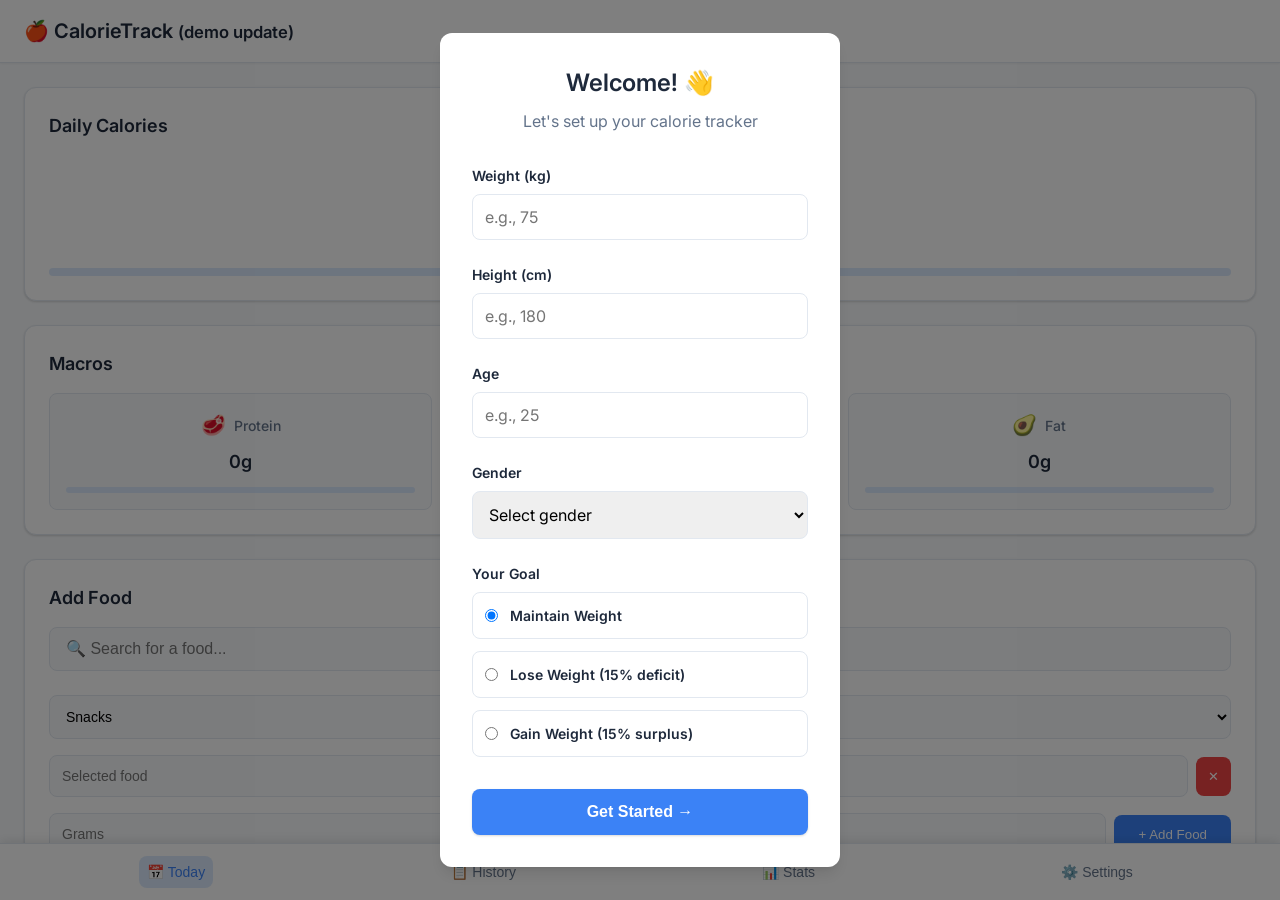
<file: index.html>
<!DOCTYPE html>
<html lang="en">
<head>
    <meta charset="UTF-8">
    <meta name="viewport" content="width=device-width, initial-scale=1.0">
    <title>Calorie Tracker</title>
    <link rel="preconnect" href="https://fonts.googleapis.com">
    <link rel="preconnect" href="https://fonts.gstatic.com" crossorigin>
    <link href="https://fonts.googleapis.com/css2?family=Inter:wght@300;400;500;600;700&display=swap" rel="stylesheet">
    <link rel="stylesheet" href="css/style.css">
</head>
<body>
    <div class="app-container">
        <!-- Onboarding Modal -->
        <div id="onboardingModal" class="onboarding-modal">
            <div class="onboarding-content">
                <div class="onboarding-header">
                    <h2>Welcome! 👋</h2>
                    <p>Let's set up your calorie tracker</p>
                </div>

                <form id="onboardingForm">
                    <div class="form-group">
                        <label>Weight (kg)</label>
                        <input type="number" id="weight" placeholder="e.g., 75" required min="20" max="300" step="0.1">
                    </div>

                    <div class="form-group">
                        <label>Height (cm)</label>
                        <input type="number" id="height" placeholder="e.g., 180" required min="100" max="250">
                    </div>

                    <div class="form-group">
                        <label>Age</label>
                        <input type="number" id="age" placeholder="e.g., 25" required min="13" max="120">
                    </div>

                    <div class="form-group">
                        <label>Gender</label>
                        <select id="gender" required>
                            <option value="">Select gender</option>
                            <option value="male">Male</option>
                            <option value="female">Female</option>
                        </select>
                    </div>

                    <div class="form-group">
                        <label>Your Goal</label>
                        <div class="goal-options">
                            <div class="goal-option">
                                <input type="radio" id="goal_maintain" name="goal" value="maintain" checked>
                                <label for="goal_maintain">Maintain Weight</label>
                            </div>
                            <div class="goal-option">
                                <input type="radio" id="goal_lose" name="goal" value="lose">
                                <label for="goal_lose">Lose Weight (15% deficit)</label>
                            </div>
                            <div class="goal-option">
                                <input type="radio" id="goal_gain" name="goal" value="gain">
                                <label for="goal_gain">Gain Weight (15% surplus)</label>
                            </div>
                        </div>
                    </div>

                    <div class="onboarding-buttons">
                        <button type="submit" class="btn-primary">Get Started →</button>
                    </div>
                </form>
            </div>
        </div>

        <!-- Header -->
        <header class="header">
            <div>
                <h1>🍎 CalorieTrack <small>(demo update)</small></h1>
            </div>
            <span class="date-display" id="dateDisplay"></span>
        </header>

        <!-- Main Content -->
        <main class="main-content">
            <!-- Today Tab -->
            <section id="todayTab" class="tab-content active">
                <!-- Calorie Progress Card -->
                <div class="card calorie-card">
                    <div class="card-header">
                        <h2>Daily Calories</h2>
                    </div>
                    <div class="calorie-display">
                        <div class="calorie-main">
                            <span class="calorie-current" id="caloriesCurrent">0</span>
                            <span class="calorie-unit">kcal</span>
                        </div>
                        <div class="calorie-remaining" id="caloriesRemaining">2500 remaining</div>
                    </div>
                    <div class="progress-container">
                        <div class="progress-bar" id="progressBar"></div>
                    </div>
                </div>

                <!-- Macros Card -->
                <div class="card macros-card">
                    <div class="card-header">
                        <h2>Macros</h2>
                    </div>
                    <div class="macros-grid">
                        <div class="macro-item">
                            <div class="macro-header">
                                <span class="macro-icon">🥩</span>
                                <span class="macro-name">Protein</span>
                            </div>
                            <div class="macro-value" id="proteinValue">0g</div>
                            <div class="macro-progress">
                                <div class="macro-bar" id="proteinBar"></div>
                            </div>
                        </div>
                        <div class="macro-item">
                            <div class="macro-header">
                                <span class="macro-icon">🍞</span>
                                <span class="macro-name">Carbs</span>
                            </div>
                            <div class="macro-value" id="carbsValue">0g</div>
                            <div class="macro-progress">
                                <div class="macro-bar" id="carbsBar"></div>
                            </div>
                        </div>
                        <div class="macro-item">
                            <div class="macro-header">
                                <span class="macro-icon">🥑</span>
                                <span class="macro-name">Fat</span>
                            </div>
                            <div class="macro-value" id="fatValue">0g</div>
                            <div class="macro-progress">
                                <div class="macro-bar" id="fatBar"></div>
                            </div>
                        </div>
                    </div>
                </div>

                <!-- Food Search Card -->
                <div class="card search-card">
                    <div class="card-header">
                        <h2>Add Food</h2>
                    </div>
                    <div class="search-container">
                        <input 
                            type="text" 
                            id="foodSearch" 
                            placeholder="🔍 Search for a food..." 
                            class="search-input"
                            autocomplete="off"
                        >
                        <div id="searchResults" class="search-results hidden"></div>
                    </div>
                    <div class="add-food-form">
                        <div class="form-row">
                            <select id="mealCategory" class="meal-select">
                                <option value="Breakfast">Breakfast</option>
                                <option value="Lunch">Lunch</option>
                                <option value="Dinner">Dinner</option>
                                <option value="Snacks" selected>Snacks</option>
                            </select>
                        </div>
                        <div class="form-row">
                            <input 
                                type="text" 
                                id="selectedFood" 
                                placeholder="Selected food" 
                                readonly 
                                class="food-input"
                            >
                            <button id="clearFood" class="clear-btn">✕</button>
                        </div>
                        <div class="form-row">
                            <input 
                                type="number" 
                                id="grams" 
                                placeholder="Grams" 
                                class="grams-input"
                                min="1"
                            >
                            <button id="addFoodBtn" class="add-btn">+ Add Food</button>
                        </div>
                    </div>
                </div>

                <!-- Today's Meals -->
                <div class="meals-section">
                    <h2>Today's Meals</h2>
                    <div id="mealsGrid" class="meals-grid">
                        <!-- Meals will be populated by JavaScript -->
                    </div>
                </div>
            </section>

            <!-- History Tab -->
            <section id="historyTab" class="tab-content">
                <div id="historyList" class="history-container"></div>
            </section>

            <!-- Statistics Tab -->
            <section id="statisticsTab" class="tab-content">
                <div class="stats-container">
                    <h3>Weekly Average</h3>
                    <div id="statsDisplay" class="stats-display"></div>
                    <canvas id="caloriesChart" class="chart"></canvas>
                </div>
            </section>

            <!-- Settings Tab -->
            <section id="settingsTab" class="tab-content">
                <div id="settingsContainer" class="settings-container">
                    <!-- form will be injected by JS -->
                </div>
            </section>
        </main>

        <!-- Navigation Tabs -->
        <nav class="nav-tabs">
            <button class="nav-btn active" data-tab="todayTab">📅 Today</button>
            <button class="nav-btn" data-tab="historyTab">📋 History</button>
            <button class="nav-btn" data-tab="statisticsTab">📊 Stats</button>
            <button class="nav-btn" data-tab="settingsTab">⚙️ Settings</button>
        </nav>
    </div>

    <script type="module" src="js/app.js"></script>
</body>
</html>
</file>
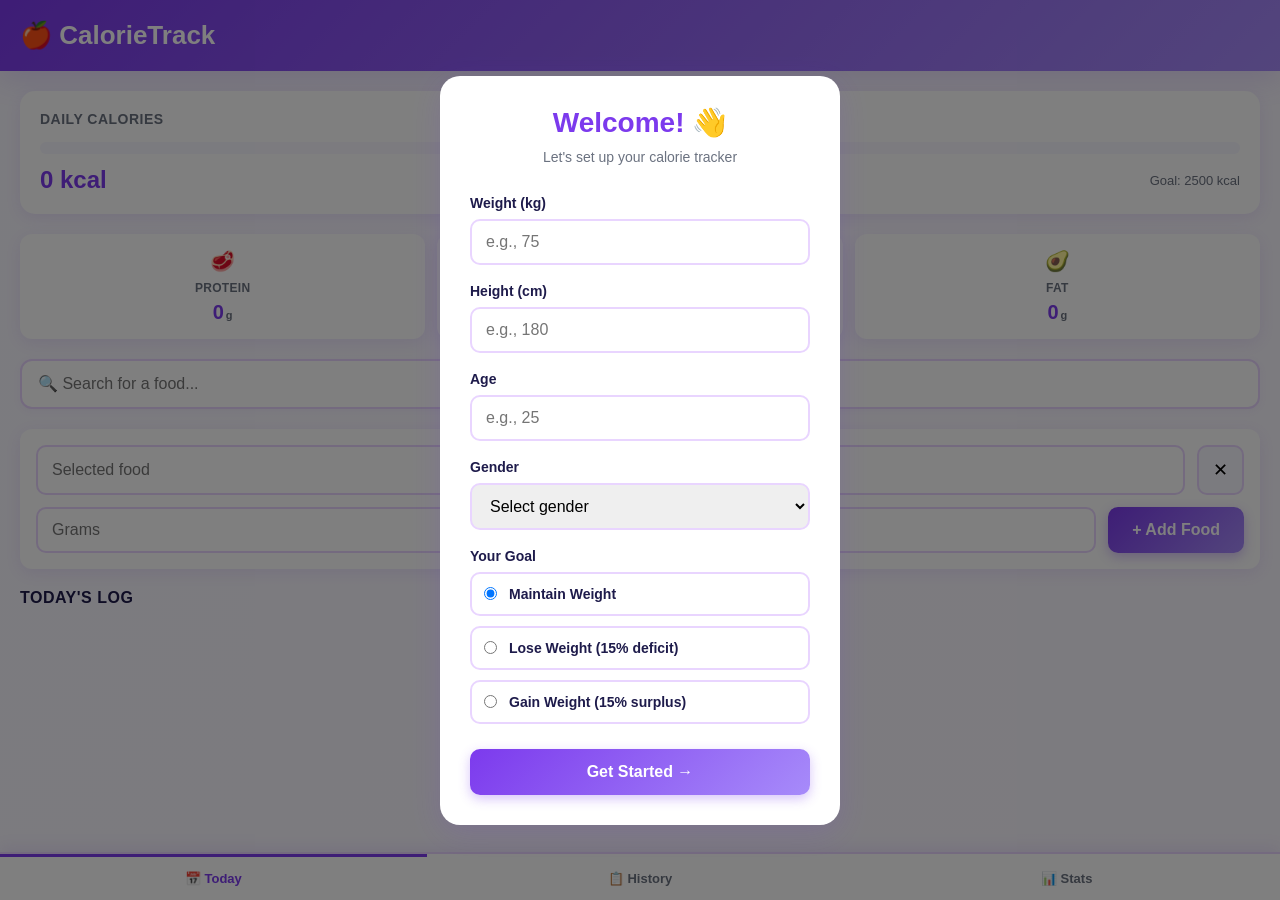
<file: src/index.html>
<!DOCTYPE html>
<html lang="en">
<head>
    <meta charset="UTF-8">
    <meta name="viewport" content="width=device-width, initial-scale=1.0">
    <title>Calorie Tracker</title>
    <link rel="stylesheet" href="css/style.css">
</head>
<body>
    <div class="app-container">
        <!-- Onboarding Modal -->
        <div id="onboardingModal" class="onboarding-modal">
            <div class="onboarding-content">
                <div class="onboarding-header">
                    <h2>Welcome! 👋</h2>
                    <p>Let's set up your calorie tracker</p>
                </div>

                <form id="onboardingForm">
                    <div class="form-group">
                        <label>Weight (kg)</label>
                        <input type="number" id="weight" placeholder="e.g., 75" required min="20" max="300" step="0.1">
                    </div>

                    <div class="form-group">
                        <label>Height (cm)</label>
                        <input type="number" id="height" placeholder="e.g., 180" required min="100" max="250">
                    </div>

                    <div class="form-group">
                        <label>Age</label>
                        <input type="number" id="age" placeholder="e.g., 25" required min="13" max="120">
                    </div>

                    <div class="form-group">
                        <label>Gender</label>
                        <select id="gender" required>
                            <option value="">Select gender</option>
                            <option value="male">Male</option>
                            <option value="female">Female</option>
                        </select>
                    </div>

                    <div class="form-group">
                        <label>Your Goal</label>
                        <div class="goal-options">
                            <div class="goal-option">
                                <input type="radio" id="goal_maintain" name="goal" value="maintain" checked>
                                <label for="goal_maintain">Maintain Weight</label>
                            </div>
                            <div class="goal-option">
                                <input type="radio" id="goal_lose" name="goal" value="lose">
                                <label for="goal_lose">Lose Weight (15% deficit)</label>
                            </div>
                            <div class="goal-option">
                                <input type="radio" id="goal_gain" name="goal" value="gain">
                                <label for="goal_gain">Gain Weight (15% surplus)</label>
                            </div>
                        </div>
                    </div>

                    <div class="onboarding-buttons">
                        <button type="submit" class="btn-primary">Get Started →</button>
                    </div>
                </form>
            </div>
        </div>

        <!-- Header -->
        <header class="header">
            <div>
                <h1>🍎 CalorieTrack</h1>
            </div>
            <span class="date-display" id="dateDisplay"></span>
        </header>

        <!-- Main Content -->
        <main class="main-content">
            <!-- Today Tab -->
            <section id="todayTab" class="tab-content active">
                <!-- Calorie Progress -->
                <div class="calorie-progress-card">
                    <div class="calorie-header">
                        <span class="calorie-label">Daily Calories</span>
                        <span class="calorie-target" id="calorieTarget"></span>
                    </div>
                    <div class="progress-bar-container">
                        <div class="progress-bar" id="progressBar"></div>
                    </div>
                    <div class="calorie-display">
                        <div class="calorie-current" id="caloriesCurrent">0 kcal</div>
                        <div class="calorie-remaining" id="caloriesRemaining">Goal: 2500 kcal</div>
                    </div>
                </div>

                <!-- Macros Container -->
                <div class="macros-container">
                    <div class="macro-card">
                        <div class="macro-icon">🥩</div>
                        <div class="macro-name">Protein</div>
                        <div class="macro-value"><span id="proteinValue">0</span><span class="macro-unit">g</span></div>
                    </div>
                    <div class="macro-card">
                        <div class="macro-icon">🍞</div>
                        <div class="macro-name">Carbs</div>
                        <div class="macro-value"><span id="carbsValue">0</span><span class="macro-unit">g</span></div>
                    </div>
                    <div class="macro-card">
                        <div class="macro-icon">🥑</div>
                        <div class="macro-name">Fat</div>
                        <div class="macro-value"><span id="fatValue">0</span><span class="macro-unit">g</span></div>
                    </div>
                </div>

                <!-- Search and Input -->
                <div class="search-container">
                    <input 
                        type="text" 
                        id="foodSearch" 
                        placeholder="🔍 Search for a food..." 
                        class="search-input"
                        autocomplete="off"
                    >
                    <div id="searchResults" class="search-results hidden"></div>
                </div>

                <div class="input-section">
                    <div class="input-group">
                        <input 
                            type="text" 
                            id="selectedFood" 
                            placeholder="Selected food" 
                            readonly 
                            class="food-input"
                        >
                        <button id="clearFood" class="clear-btn">✕</button>
                    </div>
                    <div class="input-group">
                        <input 
                            type="number" 
                            id="grams" 
                            placeholder="Grams" 
                            class="grams-input"
                            min="1"
                        >
                        <button id="addFoodBtn" class="add-btn">+ Add Food</button>
                    </div>
                </div>

                <!-- Foods List -->
                <div class="foods-list">
                    <h3>Today's Log</h3>
                    <div id="foodsList" class="foods-container"></div>
                </div>
            </section>

            <!-- History Tab -->
            <section id="historyTab" class="tab-content">
                <div id="historyList" class="history-container"></div>
            </section>

            <!-- Statistics Tab -->
            <section id="statisticsTab" class="tab-content">
                <div class="stats-container">
                    <h3>Weekly Average</h3>
                    <div id="statsDisplay" class="stats-display"></div>
                    <canvas id="caloriesChart" class="chart"></canvas>
                </div>
            </section>
        </main>

        <!-- Navigation Tabs -->
        <nav class="nav-tabs">
            <button class="nav-btn active" data-tab="todayTab">📅 Today</button>
            <button class="nav-btn" data-tab="historyTab">📋 History</button>
            <button class="nav-btn" data-tab="statisticsTab">📊 Stats</button>
        </nav>
    </div>

    <script type="module" src="js/app.js"></script>
</body>
</html>
</file>
<file: css/style.css>
/* ===== RESET & VARIABLES ===== */
* {
    margin: 0;
    padding: 0;
    box-sizing: border-box;
}

:root {
    --bg-primary: #f8fafc;
    --bg-secondary: #ffffff;
    --text-primary: #1e293b;
    --text-secondary: #64748b;
    --text-muted: #94a3b8;
    --accent: #3b82f6;
    --accent-light: #dbeafe;
    --success: #10b981;
    --warning: #f59e0b;
    --danger: #ef4444;
    --border: #e2e8f0;
    --shadow-sm: 0 1px 2px 0 rgba(0, 0, 0, 0.05);
    --shadow: 0 1px 3px 0 rgba(0, 0, 0, 0.1), 0 1px 2px 0 rgba(0, 0, 0, 0.06);
    --shadow-lg: 0 10px 15px -3px rgba(0, 0, 0, 0.1), 0 4px 6px -2px rgba(0, 0, 0, 0.05);
    --radius: 12px;
    --radius-sm: 8px;
    --transition: all 0.2s ease;
}

html, body {
    width: 100%;
    height: 100%;
    font-family: 'Inter', -apple-system, BlinkMacSystemFont, 'Segoe UI', Roboto, sans-serif;
    background: var(--bg-primary);
    color: var(--text-primary);
    line-height: 1.5;
}

.app-container {
    width: 100%;
    height: 100vh;
    display: flex;
    flex-direction: column;
    overflow: hidden;
}

/* ===== ONBOARDING MODAL ===== */
.onboarding-modal {
    position: fixed;
    top: 0;
    left: 0;
    right: 0;
    bottom: 0;
    background: rgba(0, 0, 0, 0.5);
    display: flex;
    align-items: center;
    justify-content: center;
    z-index: 1000;
}

.onboarding-modal.hidden {
    display: none;
}

.onboarding-content {
    background: var(--bg-secondary);
    border-radius: var(--radius);
    padding: 2rem;
    max-width: 400px;
    width: 90%;
    box-shadow: var(--shadow-lg);
}

.onboarding-header {
    text-align: center;
    margin-bottom: 2rem;
}

.onboarding-header h2 {
    font-size: 1.5rem;
    font-weight: 600;
    margin-bottom: 0.5rem;
}

.onboarding-header p {
    color: var(--text-secondary);
}

.form-group {
    margin-bottom: 1.5rem;
}

.form-group label {
    display: block;
    font-size: 0.875rem;
    font-weight: 600;
    color: var(--text-primary);
    margin-bottom: 0.5rem;
}

.form-group input,
.form-group select {
    width: 100%;
    padding: 0.75rem;
    border: 1px solid var(--border);
    border-radius: var(--radius-sm);
    font-size: 1rem;
    transition: var(--transition);
    font-family: inherit;
}

.form-group input:focus,
.form-group select:focus {
    outline: none;
    border-color: var(--accent);
    box-shadow: 0 0 0 3px rgba(59, 130, 246, 0.1);
}

.goal-options {
    display: grid;
    grid-template-columns: 1fr;
    gap: 0.75rem;
    margin-bottom: 1.5rem;
}

.goal-option {
    display: flex;
    align-items: center;
    padding: 0.75rem;
    border: 1px solid var(--border);
    border-radius: var(--radius-sm);
    cursor: pointer;
    transition: var(--transition);
}

.goal-option:hover {
    border-color: var(--accent);
    background: var(--accent-light);
}

.goal-option input[type="radio"] {
    width: auto;
    margin-right: 0.75rem;
    cursor: pointer;
}

.goal-option label {
    margin: 0;
    cursor: pointer;
    flex: 1;
}

.onboarding-buttons {
    display: flex;
    gap: 0.75rem;
    margin-top: 2rem;
}

.btn-primary,
.btn-secondary {
    flex: 1;
    padding: 0.875rem;
    border: none;
    border-radius: var(--radius-sm);
    font-size: 1rem;
    font-weight: 600;
    cursor: pointer;
    transition: var(--transition);
}

.btn-primary {
    background: var(--accent);
    color: white;
    box-shadow: var(--shadow);
}

.btn-primary:hover {
    background: #2563eb;
    box-shadow: var(--shadow-lg);
}

.btn-secondary {
    background: var(--bg-primary);
    color: var(--accent);
    border: 1px solid var(--border);
}

.btn-secondary:hover {
    background: var(--bg-secondary);
}

/* ===== HEADER ===== */
.header {
    padding: 1rem 1.5rem;
    background: var(--bg-secondary);
    border-bottom: 1px solid var(--border);
    display: flex;
    justify-content: space-between;
    align-items: center;
    box-shadow: var(--shadow-sm);
}

.header h1 {
    font-size: 1.25rem;
    font-weight: 600;
    color: var(--text-primary);
}

.date-display {
    font-size: 0.875rem;
    color: var(--text-secondary);
    font-weight: 500;
}

.header-actions {
    margin-left: auto;
}

.settings-btn {
    background: var(--accent-light);
    color: var(--accent);
    border: none;
    padding: 0.5rem;
    border-radius: var(--radius-sm);
    cursor: pointer;
    font-size: 1.125rem;
    transition: var(--transition);
}

.settings-btn:hover {
    background: var(--accent);
    color: white;
}

/* ===== MAIN CONTENT ===== */
.main-content {
    flex: 1;
    overflow-y: auto;
    padding: 1.5rem;
    padding-bottom: calc(1.5rem + 80px);
}

.tab-content {
    display: none;
}

.tab-content.active {
    display: block;
}

/* ===== CARDS ===== */
.card {
    background: var(--bg-secondary);
    border-radius: var(--radius);
    padding: 1.5rem;
    margin-bottom: 1.5rem;
    box-shadow: var(--shadow);
    border: 1px solid var(--border);
}

.card-header {
    margin-bottom: 1rem;
}

.card-header h2 {
    font-size: 1.125rem;
    font-weight: 600;
    color: var(--text-primary);
}

/* ===== CALORIE CARD ===== */
.calorie-display {
    text-align: center;
    margin-bottom: 1.5rem;
}

.calorie-main {
    font-size: 2.5rem;
    font-weight: 700;
    color: var(--text-primary);
    margin-bottom: 0.5rem;
    display: flex;
    align-items: baseline;
    justify-content: center;
    gap: 0.25rem;
}

.calorie-current {
    color: var(--accent);
}

.calorie-separator {
    color: var(--text-muted);
}

.calorie-target {
    color: var(--text-secondary);
}

.calorie-unit {
    font-size: 1rem;
    font-weight: 500;
    color: var(--text-secondary);
}

.calorie-remaining {
    font-size: 0.875rem;
    color: var(--text-secondary);
    font-weight: 500;
}

.progress-container {
    width: 100%;
    height: 8px;
    background: var(--accent-light);
    border-radius: 4px;
    overflow: hidden;
}

.progress-bar {
    height: 100%;
    background: linear-gradient(90deg, var(--accent), #60a5fa);
    border-radius: 4px;
    width: 0%;
    transition: width 0.3s ease;
}

/* ===== MACROS CARD ===== */
.macros-grid {
    display: grid;
    grid-template-columns: 1fr 1fr 1fr;
    gap: 1rem;
}

.macro-item {
    text-align: center;
    padding: 1rem;
    background: var(--bg-primary);
    border-radius: var(--radius-sm);
    border: 1px solid var(--border);
}

.macro-header {
    display: flex;
    align-items: center;
    justify-content: center;
    gap: 0.5rem;
    margin-bottom: 0.5rem;
}

.macro-icon {
    font-size: 1.25rem;
}

.macro-name {
    font-size: 0.875rem;
    font-weight: 500;
    color: var(--text-secondary);
}

.macro-value {
    font-size: 1.125rem;
    font-weight: 600;
    color: var(--text-primary);
    margin-bottom: 0.75rem;
}

.macro-progress {
    width: 100%;
    height: 6px;
    background: var(--accent-light);
    border-radius: 3px;
    overflow: hidden;
}

.macro-bar {
    height: 100%;
    background: linear-gradient(90deg, var(--accent), #60a5fa);
    border-radius: 3px;
    width: 0%;
    transition: width 0.3s ease;
}

/* ===== SEARCH CARD ===== */
.search-container {
    margin-bottom: 1.5rem;
}

.search-input {
    width: 100%;
    padding: 0.75rem 1rem;
    border: 1px solid var(--border);
    border-radius: var(--radius-sm);
    font-size: 1rem;
    background: var(--bg-primary);
    transition: var(--transition);
}

.search-input:focus {
    outline: none;
    border-color: var(--accent);
    box-shadow: 0 0 0 3px rgba(59, 130, 246, 0.1);
}

.search-results {
    margin-top: 0.5rem;
    max-height: 200px;
    overflow-y: auto;
    border: 1px solid var(--border);
    border-radius: var(--radius-sm);
    background: var(--bg-secondary);
    box-shadow: var(--shadow);
}

.search-results.hidden {
    display: none;
}

.search-result-item {
    padding: 0.75rem 1rem;
    border-bottom: 1px solid var(--border);
    cursor: pointer;
    transition: var(--transition);
}

.search-result-item:last-child {
    border-bottom: none;
}

.search-result-item:hover {
    background: var(--bg-primary);
}

.no-results {
    padding: 2rem;
    text-align: center;
    color: var(--text-secondary);
    font-size: 0.875rem;
}

.result-name {
    font-weight: 600;
    margin-bottom: 0.25rem;
    color: var(--text-primary);
}

.result-name strong {
    color: var(--accent);
}

.result-macros {
    font-size: 0.75rem;
    color: var(--text-secondary);
}

.add-food-form {
    display: flex;
    flex-direction: column;
    gap: 1rem;
}

.form-row {
    display: flex;
    gap: 0.5rem;
    align-items: center;
}

.meal-select {
    flex: 1;
    padding: 0.75rem;
    border: 1px solid var(--border);
    border-radius: var(--radius-sm);
    background: var(--bg-primary);
    font-size: 0.875rem;
}

.food-input {
    flex: 1;
    padding: 0.75rem;
    border: 1px solid var(--border);
    border-radius: var(--radius-sm);
    background: var(--bg-primary);
    font-size: 0.875rem;
}

.clear-btn {
    padding: 0.75rem;
    background: var(--danger);
    color: white;
    border: none;
    border-radius: var(--radius-sm);
    cursor: pointer;
    transition: var(--transition);
}

.clear-btn:hover {
    background: #dc2626;
}

.grams-input {
    flex: 1;
    padding: 0.75rem;
    border: 1px solid var(--border);
    border-radius: var(--radius-sm);
    background: var(--bg-primary);
    font-size: 0.875rem;
}

.add-btn {
    padding: 0.75rem 1.5rem;
    background: var(--accent);
    color: white;
    border: none;
    border-radius: var(--radius-sm);
    font-weight: 500;
    cursor: pointer;
    transition: var(--transition);
}

.add-btn:hover {
    background: #2563eb;
}

.add-btn:disabled {
    background: var(--border);
    cursor: not-allowed;
}

/* ===== MEALS SECTION ===== */
.meals-section h2 {
    font-size: 1.125rem;
    font-weight: 600;
    color: var(--text-primary);
    margin-bottom: 1rem;
}

.meals-grid {
    display: grid;
    gap: 1rem;
}

.meal-card {
    background: var(--bg-secondary);
    border-radius: var(--radius);
    padding: 1rem;
    box-shadow: var(--shadow);
    border: 1px solid var(--border);
}

.meal-header {
    display: flex;
    align-items: center;
    justify-content: space-between;
    margin-bottom: 0.75rem;
}

.meal-icon {
    font-size: 1.25rem;
}

.meal-name {
    font-weight: 600;
    color: var(--text-primary);
}

.meal-calories {
    font-size: 0.875rem;
    color: var(--text-secondary);
    font-weight: 500;
}

.meal-foods {
    display: flex;
    flex-direction: column;
    gap: 0.5rem;
}

.meal-food-item {
    display: flex;
    justify-content: space-between;
    align-items: center;
    padding: 0.5rem;
    background: var(--bg-primary);
    border-radius: var(--radius-sm);
    border: 1px solid var(--border);
}

.meal-food-name {
    font-size: 0.875rem;
    font-weight: 500;
    color: var(--text-primary);
}

.meal-food-macros {
    font-size: 0.75rem;
    color: var(--text-secondary);
}

.meal-food-calories {
    font-size: 0.875rem;
    font-weight: 600;
    color: var(--accent);
}

.delete-btn {
    background: var(--danger);
    color: white;
    border: none;
    border-radius: var(--radius-sm);
    padding: 0.25rem 0.5rem;
    font-size: 0.75rem;
    cursor: pointer;
    transition: var(--transition);
}

.delete-btn:hover {
    background: #dc2626;
}

/* ===== FOOD ITEMS ===== */
.foods-list h3 {
    font-size: 1rem;
    font-weight: 600;
    margin-bottom: 1rem;
    color: var(--text-primary);
    text-transform: uppercase;
    letter-spacing: 0.5px;
}

.foods-container {
    display: flex;
    flex-direction: column;
    gap: 0.75rem;
}

.food-item {
    background: var(--bg-secondary);
    padding: 1rem;
    border-radius: var(--radius);
    box-shadow: var(--shadow);
    display: flex;
    justify-content: space-between;
    align-items: center;
    transition: var(--transition);
    border: 1px solid var(--border);
}

.food-item:hover {
    transform: translateY(-2px);
    box-shadow: var(--shadow-lg);
}

.food-info {
    flex: 1;
}

.food-name {
    font-weight: 600;
    margin-bottom: 0.25rem;
    color: var(--text-primary);
}

.food-macros {
    font-size: 0.75rem;
    color: var(--text-secondary);
}

.food-calories {
    font-size: 1.125rem;
    font-weight: 700;
    color: var(--accent);
    min-width: 70px;
    text-align: right;
    margin-right: 0.75rem;
}

.empty-state {
    text-align: center;
    padding: 2rem;
    color: var(--text-secondary);
}

.empty-state-icon {
    font-size: 3rem;
    margin-bottom: 1rem;
    display: block;
}

.empty-state p {
    font-size: 0.875rem;
}

/* ===== TOTALS DISPLAY ===== */
.totals-display {
    display: grid;
    grid-template-columns: repeat(2, 1fr);
    gap: 0.75rem;
    margin-bottom: 1.5rem;
}

.total-card {
    background: var(--bg-secondary);
    padding: 1rem;
    border-radius: var(--radius);
    box-shadow: var(--shadow);
    text-align: center;
    border: 1px solid var(--border);
}

.total-label {
    display: block;
    font-size: 0.75rem;
    color: var(--text-secondary);
    margin-bottom: 0.5rem;
    text-transform: uppercase;
    font-weight: 600;
    letter-spacing: 0.3px;
}

.total-value {
    display: block;
    font-size: 1.5rem;
    font-weight: 700;
    color: var(--accent);
}

/* ===== HISTORY ===== */
.history-container {
    display: flex;
    flex-direction: column;
    gap: 1rem;
}

.history-day {
    background: var(--bg-secondary);
    padding: 1rem;
    border-radius: var(--radius);
    box-shadow: var(--shadow);
    border: 1px solid var(--border);
}

.history-date {
    font-weight: 700;
    color: var(--accent);
    margin-bottom: 0.5rem;
    font-size: 1rem;
}

.history-meta {
    font-size: 0.75rem;
    color: var(--text-secondary);
    margin-bottom: 0.75rem;
}

.history-totals {
    display: grid;
    grid-template-columns: repeat(2, 1fr);
    gap: 0.75rem;
    font-size: 0.875rem;
    margin-bottom: 1rem;
}

.history-stat {
    padding: 0.75rem;
    background: var(--bg-primary);
    border-radius: var(--radius-sm);
    border-left: 3px solid var(--accent);
}

.history-stat-label {
    font-size: 0.75rem;
    color: var(--text-secondary);
    margin-bottom: 0.25rem;
}

.history-stat-value {
    font-weight: 700;
    color: var(--text-primary);
    font-size: 1.125rem;
}

.expand-btn {
    width: 100%;
    padding: 0.75rem;
    background: var(--accent);
    color: white;
    border: none;
    border-radius: var(--radius-sm);
    cursor: pointer;
    font-size: 0.875rem;
    font-weight: 600;
    transition: var(--transition);
}

.expand-btn:hover {
    background: #2563eb;
}

.history-details {
    background: var(--bg-primary);
    border-left: 3px solid var(--accent);
    margin-left: 0;
    margin-top: 0.75rem;
    border-radius: var(--radius-sm);
}

.history-details.hidden {
    display: none;
}

.history-food-item {
    padding: 0.875rem;
    border-bottom: 1px solid var(--border);
    display: flex;
    justify-content: space-between;
    align-items: center;
}

.history-food-item:last-child {
    border-bottom: none;
}

.history-food-name {
    font-weight: 600;
    color: var(--text-primary);
    flex: 1;
}

.history-food-macros {
    font-size: 0.75rem;
    color: var(--text-secondary);
    margin-right: 1rem;
    flex: 1;
}

.history-food-calories {
    font-weight: 700;
    color: var(--accent);
    min-width: 70px;
    text-align: right;
}

/* ===== STATISTICS ===== */
.stats-container {
    display: flex;
    flex-direction: column;
    gap: 1.5rem;
}

.stats-container h3 {
    font-size: 1rem;
    font-weight: 600;
    color: var(--text-primary);
    text-transform: uppercase;
    letter-spacing: 0.5px;
}

.stats-display {
    background: var(--bg-secondary);
    padding: 1rem;
    border-radius: var(--radius);
    box-shadow: var(--shadow);
    display: grid;
    grid-template-columns: repeat(2, 1fr);
    gap: 1rem;
    border: 1px solid var(--border);
}

.stat-item {
    text-align: center;
    padding: 0.75rem;
    background: var(--bg-primary);
    border-radius: var(--radius-sm);
    border-left: 3px solid var(--accent);
}

.stat-label {
    font-size: 0.75rem;
    color: var(--text-secondary);
    margin-bottom: 0.5rem;
    display: block;
    font-weight: 600;
}

.stat-value {
    font-size: 1.5rem;
    font-weight: 700;
    color: var(--accent);
}

.chart {
    width: 100%;
    max-height: 300px;
    background: var(--bg-secondary);
    border-radius: var(--radius);
    box-shadow: var(--shadow);
    border: 1px solid var(--border);
}

/* ===== NAVIGATION ===== */
.nav-tabs {
    position: fixed;
    bottom: 0;
    left: 0;
    right: 0;
    background: var(--bg-secondary);
    border-top: 1px solid var(--border);
    padding: 0.75rem 1.5rem;
    display: flex;
    justify-content: space-around;
    box-shadow: 0 -2px 10px rgba(0, 0, 0, 0.1);
}

.nav-btn {
    background: none;
    border: none;
    padding: 0.5rem;
    font-size: 0.875rem;
    color: var(--text-secondary);
    cursor: pointer;
    transition: var(--transition);
    border-radius: var(--radius-sm);
    display: flex;
    flex-direction: column;
    align-items: center;
    gap: 0.25rem;
}

.nav-btn.active {
    color: var(--accent);
    background: var(--accent-light);
}

.nav-btn:hover {
    color: var(--accent);
}

/* ===== SCROLLBAR ===== */
::-webkit-scrollbar {
    width: 6px;
}

::-webkit-scrollbar-track {
    background: transparent;
}

::-webkit-scrollbar-thumb {
    background: rgba(59, 130, 246, 0.3);
    border-radius: 3px;
}

::-webkit-scrollbar-thumb:hover {
    background: rgba(59, 130, 246, 0.5);
}

/* ===== RESPONSIVE ===== */
@media (max-width: 480px) {
    .main-content {
        padding: 1rem;
    }

    .card {
        padding: 1rem;
    }

    .macros-grid {
        grid-template-columns: 1fr;
        gap: 0.75rem;
    }

    .calorie-main {
        font-size: 2rem;
    }

    .stats-display {
        grid-template-columns: 1fr;
    }

    .history-totals {
        grid-template-columns: 1fr;
    }
}

@media (min-width: 768px) {
    .macros-grid {
        grid-template-columns: 1fr 1fr 1fr;
    }

    .stats-display {
        grid-template-columns: repeat(4, 1fr);
    }

    .history-totals {
        grid-template-columns: repeat(4, 1fr);
    }
}
</file>
<file: src/css/style.css>
* {
    margin: 0;
    padding: 0;
    box-sizing: border-box;
}

:root {
    --primary: #7c3aed;
    --primary-light: #a78bfa;
    --primary-dark: #6d28d9;
    --secondary: #6366f1;
    --danger: #ef4444;
    --success: #10b981;
    --light: #f8f7ff;
    --light-bg: #faf7ff;
    --dark: #1e1b4b;
    --text-secondary: #6b7280;
    --border: #e9d5ff;
    --shadow: 0 4px 15px rgba(124, 58, 237, 0.1);
    --shadow-lg: 0 8px 30px rgba(124, 58, 237, 0.15);
}

html, body {
    width: 100%;
    height: 100%;
}

body {
    font-family: -apple-system, BlinkMacSystemFont, 'Segoe UI', Roboto, Oxygen, Ubuntu, Cantarell, sans-serif;
    background: linear-gradient(135deg, var(--light) 0%, var(--light-bg) 100%);
    color: var(--dark);
    overflow: hidden;
}

.app-container {
    width: 100%;
    height: 100vh;
    display: flex;
    flex-direction: column;
    overflow: hidden;
}

/* ===== ONBOARDING MODAL ===== */
.onboarding-modal {
    position: fixed;
    top: 0;
    left: 0;
    right: 0;
    bottom: 0;
    background: rgba(0, 0, 0, 0.5);
    display: flex;
    align-items: center;
    justify-content: center;
    z-index: 1000;
    animation: fadeIn 0.3s ease-in;
}

.onboarding-modal.hidden {
    display: none;
}

.onboarding-content {
    background: white;
    border-radius: 20px;
    padding: 30px;
    max-width: 400px;
    width: 90%;
    box-shadow: var(--shadow-lg);
    animation: slideUp 0.4s ease-out;
}

@keyframes slideUp {
    from {
        transform: translateY(30px);
        opacity: 0;
    }
    to {
        transform: translateY(0);
        opacity: 1;
    }
}

@keyframes fadeIn {
    from { opacity: 0; }
    to { opacity: 1; }
}

.onboarding-header {
    text-align: center;
    margin-bottom: 30px;
}

.onboarding-header h2 {
    font-size: 28px;
    color: var(--primary);
    margin-bottom: 10px;
}

.onboarding-header p {
    color: var(--text-secondary);
    font-size: 14px;
}

.form-group {
    margin-bottom: 18px;
}

.form-group label {
    display: block;
    font-size: 14px;
    font-weight: 600;
    color: var(--dark);
    margin-bottom: 8px;
}

.form-group input,
.form-group select {
    width: 100%;
    padding: 12px 14px;
    border: 2px solid var(--border);
    border-radius: 10px;
    font-size: 16px;
    transition: all 0.3s;
    font-family: inherit;
}

.form-group input:focus,
.form-group select:focus {
    outline: none;
    border-color: var(--primary);
    box-shadow: 0 0 0 3px rgba(124, 58, 237, 0.1);
}

.goal-options {
    display: grid;
    grid-template-columns: 1fr;
    gap: 10px;
    margin-bottom: 20px;
}

.goal-option {
    display: flex;
    align-items: center;
    padding: 12px;
    border: 2px solid var(--border);
    border-radius: 10px;
    cursor: pointer;
    transition: all 0.2s;
}

.goal-option:hover {
    border-color: var(--primary);
    background: var(--light);
}

.goal-option input[type="radio"] {
    width: auto;
    margin-right: 12px;
    cursor: pointer;
}

.goal-option label {
    margin: 0;
    cursor: pointer;
    flex: 1;
}

.onboarding-buttons {
    display: flex;
    gap: 10px;
    margin-top: 25px;
}

.btn-primary,
.btn-secondary {
    flex: 1;
    padding: 14px;
    border: none;
    border-radius: 10px;
    font-size: 16px;
    font-weight: 600;
    cursor: pointer;
    transition: all 0.3s;
}

.btn-primary {
    background: linear-gradient(135deg, var(--primary), var(--primary-light));
    color: white;
    box-shadow: 0 4px 12px rgba(124, 58, 237, 0.3);
}

.btn-primary:hover {
    transform: translateY(-2px);
    box-shadow: 0 6px 20px rgba(124, 58, 237, 0.4);
}

.btn-secondary {
    background: var(--light);
    color: var(--primary);
    border: 2px solid var(--border);
}

.btn-secondary:hover {
    background: var(--light-bg);
}

/* ===== HEADER ===== */
.header {
    background: linear-gradient(135deg, var(--primary) 0%, var(--primary-light) 100%);
    color: white;
    padding: 20px;
    box-shadow: var(--shadow-lg);
    display: flex;
    justify-content: space-between;
    align-items: center;
}

.header h1 {
    font-size: 26px;
    font-weight: 700;
}

.date-display {
    font-size: 13px;
    opacity: 0.9;
    font-weight: 500;
}

.header-actions {
    margin-left: auto;
}

.settings-btn {
    background: rgba(255, 255, 255, 0.2);
    color: white;
    border: none;
    padding: 8px 12px;
    border-radius: 8px;
    cursor: pointer;
    font-size: 18px;
    transition: all 0.2s;
}

.settings-btn:hover {
    background: rgba(255, 255, 255, 0.3);
}

/* ===== MAIN CONTENT ===== */
.main-content {
    flex: 1;
    overflow-y: auto;
    padding: 20px;
    padding-bottom: 80px;
}

.tab-content {
    display: none;
    animation: fadeIn 0.3s ease-in;
}

.tab-content.active {
    display: block;
}

/* ===== CALORIE PROGRESS ===== */
.calorie-progress-card {
    background: white;
    border-radius: 15px;
    padding: 20px;
    margin-bottom: 20px;
    box-shadow: var(--shadow);
}

.calorie-header {
    display: flex;
    justify-content: space-between;
    align-items: center;
    margin-bottom: 15px;
}

.calorie-label {
    font-size: 14px;
    color: var(--text-secondary);
    font-weight: 600;
    text-transform: uppercase;
    letter-spacing: 0.5px;
}

.calorie-target {
    font-size: 12px;
    color: var(--primary);
    font-weight: 600;
}

.progress-bar-container {
    background: var(--light);
    height: 12px;
    border-radius: 10px;
    overflow: hidden;
    margin-bottom: 12px;
}

.progress-bar {
    height: 100%;
    background: linear-gradient(90deg, var(--primary), var(--primary-light));
    border-radius: 10px;
    transition: width 0.4s ease;
    width: 0%;
}

.calorie-display {
    display: flex;
    justify-content: space-between;
    align-items: center;
}

.calorie-current {
    font-size: 24px;
    font-weight: 700;
    color: var(--primary);
}

.calorie-remaining {
    font-size: 13px;
    color: var(--text-secondary);
}

.search-container {
    position: relative;
    margin-bottom: 20px;
}

.search-input {
    width: 100%;
    padding: 14px 16px;
    font-size: 16px;
    border: 2px solid var(--border);
    border-radius: 12px;
    background: white;
    transition: all 0.3s;
    box-shadow: 0 2px 8px rgba(124, 58, 237, 0.05);
}

.search-input:focus {
    outline: none;
    border-color: var(--primary);
    box-shadow: 0 0 0 3px rgba(124, 58, 237, 0.1);
}

.search-results {
    position: absolute;
    top: 100%;
    left: 0;
    right: 0;
    background: white;
    border: 2px solid var(--border);
    border-top: none;
    border-radius: 0 0 12px 12px;
    max-height: 300px;
    overflow-y: auto;
    z-index: 10;
    box-shadow: 0 8px 16px rgba(124, 58, 237, 0.1);
}

.search-results.hidden {
    display: none;
}

.search-result-item {
    padding: 14px 16px;
    border-bottom: 1px solid var(--border);
    cursor: pointer;
    transition: background 0.2s;
}

.search-result-item:last-child {
    border-bottom: none;
}

.search-result-item:hover {
    background: var(--light-bg);
}

.no-results {
    padding: 30px 20px;
    text-align: center;
    color: var(--text-secondary);
    font-size: 14px;
}

.result-name {
    font-weight: 600;
    margin-bottom: 5px;
    color: var(--dark);
}

.result-name strong {
    color: var(--primary);
}

.result-macros {
    font-size: 12px;
    color: var(--text-secondary);
}

/* ===== MACROS LAYOUT ===== */
.macros-container {
    display: grid;
    grid-template-columns: repeat(3, 1fr);
    gap: 12px;
    margin-bottom: 20px;
}

.macro-card {
    background: white;
    border-radius: 12px;
    padding: 15px;
    text-align: center;
    box-shadow: var(--shadow);
    transition: all 0.2s;
}

.macro-card:hover {
    transform: translateY(-2px);
    box-shadow: var(--shadow-lg);
}

.macro-icon {
    font-size: 20px;
    margin-bottom: 8px;
}

.macro-name {
    font-size: 12px;
    color: var(--text-secondary);
    font-weight: 600;
    text-transform: uppercase;
    margin-bottom: 6px;
    letter-spacing: 0.3px;
}

.macro-value {
    font-size: 20px;
    font-weight: 700;
    color: var(--primary);
}

.macro-unit {
    font-size: 11px;
    color: var(--text-secondary);
    margin-left: 2px;
}

/* ===== INPUT SECTION ===== */
.input-section {
    background: white;
    padding: 16px;
    border-radius: 12px;
    margin-bottom: 20px;
    box-shadow: var(--shadow);
}

.input-group {
    display: flex;
    gap: 12px;
    margin-bottom: 12px;
}

.input-group:last-child {
    margin-bottom: 0;
}

.food-input,
.grams-input {
    flex: 1;
    padding: 12px 14px;
    border: 2px solid var(--border);
    border-radius: 10px;
    font-size: 16px;
    background: white;
    transition: all 0.3s;
}

.food-input:focus,
.grams-input:focus {
    outline: none;
    border-color: var(--primary);
    box-shadow: 0 0 0 3px rgba(124, 58, 237, 0.1);
}

.clear-btn {
    padding: 12px 14px;
    background: var(--light);
    border: 2px solid var(--border);
    border-radius: 10px;
    cursor: pointer;
    font-size: 18px;
    transition: all 0.2s;
}

.clear-btn:hover {
    background: #e9d5ff;
    border-color: var(--primary);
}

.add-btn {
    padding: 12px 24px;
    background: linear-gradient(135deg, var(--primary), var(--primary-light));
    color: white;
    border: none;
    border-radius: 10px;
    font-size: 16px;
    font-weight: 600;
    cursor: pointer;
    transition: all 0.3s;
    box-shadow: 0 4px 12px rgba(124, 58, 237, 0.3);
}

.add-btn:hover {
    transform: translateY(-2px);
    box-shadow: 0 6px 20px rgba(124, 58, 237, 0.4);
}

.add-btn:disabled {
    background: var(--border);
    cursor: not-allowed;
    transform: none;
    box-shadow: none;
}

/* ===== FOOD ITEMS ===== */
.foods-list h3 {
    font-size: 16px;
    font-weight: 700;
    margin-bottom: 15px;
    color: var(--dark);
    text-transform: uppercase;
    letter-spacing: 0.5px;
}

.foods-container {
    display: flex;
    flex-direction: column;
    gap: 12px;
}

.food-item {
    background: white;
    padding: 16px;
    border-radius: 12px;
    box-shadow: var(--shadow);
    display: flex;
    justify-content: space-between;
    align-items: center;
    transition: all 0.2s;
}

.food-item:hover {
    transform: translateY(-2px);
    box-shadow: var(--shadow-lg);
}

.food-info {
    flex: 1;
}

.food-name {
    font-weight: 600;
    margin-bottom: 6px;
    color: var(--dark);
}

.food-macros {
    font-size: 12px;
    color: var(--text-secondary);
}

.food-calories {
    font-size: 20px;
    font-weight: 700;
    background: linear-gradient(135deg, var(--primary), var(--primary-light));
    -webkit-background-clip: text;
    -webkit-text-fill-color: transparent;
    background-clip: text;
    min-width: 70px;
    text-align: right;
    margin-right: 12px;
}

.delete-btn {
    background: var(--danger);
    color: white;
    border: none;
    padding: 8px 12px;
    border-radius: 8px;
    cursor: pointer;
    font-size: 14px;
    font-weight: 600;
    transition: all 0.2s;
}

.delete-btn:hover {
    background: #dc2626;
    transform: scale(1.05);
}

.empty-state {
    text-align: center;
    padding: 50px 20px;
    color: var(--text-secondary);
}

.empty-state-icon {
    font-size: 50px;
    margin-bottom: 15px;
    display: block;
}

.empty-state p {
    font-size: 16px;
}

/* ===== TOTALS DISPLAY ===== */
.totals-display {
    display: grid;
    grid-template-columns: repeat(2, 1fr);
    gap: 12px;
    margin-bottom: 20px;
}

.total-card {
    background: white;
    padding: 15px;
    border-radius: 12px;
    box-shadow: var(--shadow);
    text-align: center;
}

.total-label {
    display: block;
    font-size: 12px;
    color: var(--text-secondary);
    margin-bottom: 8px;
    text-transform: uppercase;
    font-weight: 600;
    letter-spacing: 0.3px;
}

.total-value {
    display: block;
    font-size: 24px;
    font-weight: 700;
    background: linear-gradient(135deg, var(--primary), var(--primary-light));
    -webkit-background-clip: text;
    -webkit-text-fill-color: transparent;
    background-clip: text;
}

/* ===== HISTORY ===== */
.history-container {
    display: flex;
    flex-direction: column;
    gap: 15px;
}

.history-day {
    background: white;
    padding: 16px;
    border-radius: 12px;
    box-shadow: var(--shadow);
}

.history-date {
    font-weight: 700;
    color: var(--primary);
    margin-bottom: 8px;
    font-size: 16px;
}

.history-meta {
    font-size: 12px;
    color: var(--text-secondary);
    margin-bottom: 12px;
}

.history-totals {
    display: grid;
    grid-template-columns: repeat(2, 1fr);
    gap: 12px;
    font-size: 14px;
    margin-bottom: 14px;
}

.history-stat {
    padding: 12px;
    background: linear-gradient(135deg, var(--light), var(--light-bg));
    border-radius: 8px;
    border-left: 3px solid var(--primary);
}

.history-stat-label {
    font-size: 12px;
    color: var(--text-secondary);
    margin-bottom: 5px;
}

.history-stat-value {
    font-weight: 700;
    color: var(--dark);
    font-size: 18px;
}

.expand-btn {
    width: 100%;
    padding: 12px;
    background: linear-gradient(135deg, var(--secondary), #4f46e5);
    color: white;
    border: none;
    border-radius: 10px;
    cursor: pointer;
    font-size: 14px;
    font-weight: 600;
    transition: all 0.3s;
}

.expand-btn:hover {
    transform: translateY(-2px);
    box-shadow: 0 4px 12px rgba(99, 102, 241, 0.3);
}

.history-details {
    background: linear-gradient(135deg, var(--light), var(--light-bg));
    border-left: 3px solid var(--primary);
    margin-left: 0;
    margin-top: 10px;
    border-radius: 8px;
}

.history-details.hidden {
    display: none;
}

.history-food-item {
    padding: 14px;
    border-bottom: 1px solid var(--border);
    display: flex;
    justify-content: space-between;
    align-items: center;
}

.history-food-item:last-child {
    border-bottom: none;
}

.history-food-name {
    font-weight: 600;
    color: var(--dark);
    flex: 1;
}

.history-food-macros {
    font-size: 12px;
    color: var(--text-secondary);
    margin-right: 15px;
    flex: 1;
}

.history-food-calories {
    font-weight: 700;
    background: linear-gradient(135deg, var(--primary), var(--primary-light));
    -webkit-background-clip: text;
    -webkit-text-fill-color: transparent;
    background-clip: text;
    min-width: 70px;
    text-align: right;
}

/* ===== STATISTICS ===== */
.stats-container {
    display: flex;
    flex-direction: column;
    gap: 20px;
}

.stats-container h3 {
    font-size: 16px;
    font-weight: 700;
    color: var(--dark);
    text-transform: uppercase;
    letter-spacing: 0.5px;
}

.stats-display {
    background: white;
    padding: 16px;
    border-radius: 12px;
    box-shadow: var(--shadow);
    display: grid;
    grid-template-columns: repeat(2, 1fr);
    gap: 14px;
}

.stat-item {
    text-align: center;
    padding: 12px;
    background: linear-gradient(135deg, var(--light), var(--light-bg));
    border-radius: 10px;
    border-left: 3px solid var(--secondary);
}

.stat-label {
    font-size: 12px;
    color: var(--text-secondary);
    margin-bottom: 8px;
    display: block;
    font-weight: 600;
}

.stat-value {
    font-size: 24px;
    font-weight: 700;
    background: linear-gradient(135deg, var(--secondary), #4f46e5);
    -webkit-background-clip: text;
    -webkit-text-fill-color: transparent;
    background-clip: text;
}

.chart {
    width: 100%;
    max-height: 300px;
    background: white;
    border-radius: 12px;
    box-shadow: var(--shadow);
}

/* ===== NAVIGATION ===== */
.nav-tabs {
    position: fixed;
    bottom: 0;
    left: 0;
    right: 0;
    display: flex;
    background: white;
    border-top: 2px solid var(--border);
    box-shadow: 0 -4px 15px rgba(124, 58, 237, 0.1);
    z-index: 100;
}

.nav-btn {
    flex: 1;
    padding: 14px;
    background: none;
    border: none;
    font-size: 13px;
    cursor: pointer;
    color: var(--text-secondary);
    transition: all 0.3s;
    border-top: 3px solid transparent;
    font-weight: 600;
}

.nav-btn.active {
    color: var(--primary);
    border-top-color: var(--primary);
}

.nav-btn:hover {
    color: var(--primary);
}

/* ===== SCROLLBAR ===== */
::-webkit-scrollbar {
    width: 6px;
}

::-webkit-scrollbar-track {
    background: transparent;
}

::-webkit-scrollbar-thumb {
    background: rgba(124, 58, 237, 0.3);
    border-radius: 3px;
}

::-webkit-scrollbar-thumb:hover {
    background: rgba(124, 58, 237, 0.5);
}

/* ===== MOBILE RESPONSIVE ===== */
@media (max-width: 480px) {
    .header {
        padding: 16px;
    }

    .header h1 {
        font-size: 22px;
    }

    .main-content {
        padding: 16px;
    }

    .onboarding-content {
        padding: 24px;
        border-radius: 16px;
    }

    .calorie-progress-card {
        padding: 16px;
    }

    .macros-container {
        gap: 10px;
    }

    .macro-card {
        padding: 12px;
    }

    .stats-display {
        grid-template-columns: repeat(1, 1fr);
    }

    .input-group {
        gap: 10px;
    }
}

@media (min-width: 768px) {
    .macros-container {
        grid-template-columns: repeat(3, 1fr);
    }

    .stats-display {
        grid-template-columns: repeat(4, 1fr);
    }

    .history-totals {
        grid-template-columns: repeat(4, 1fr);
    }
}
</file>
